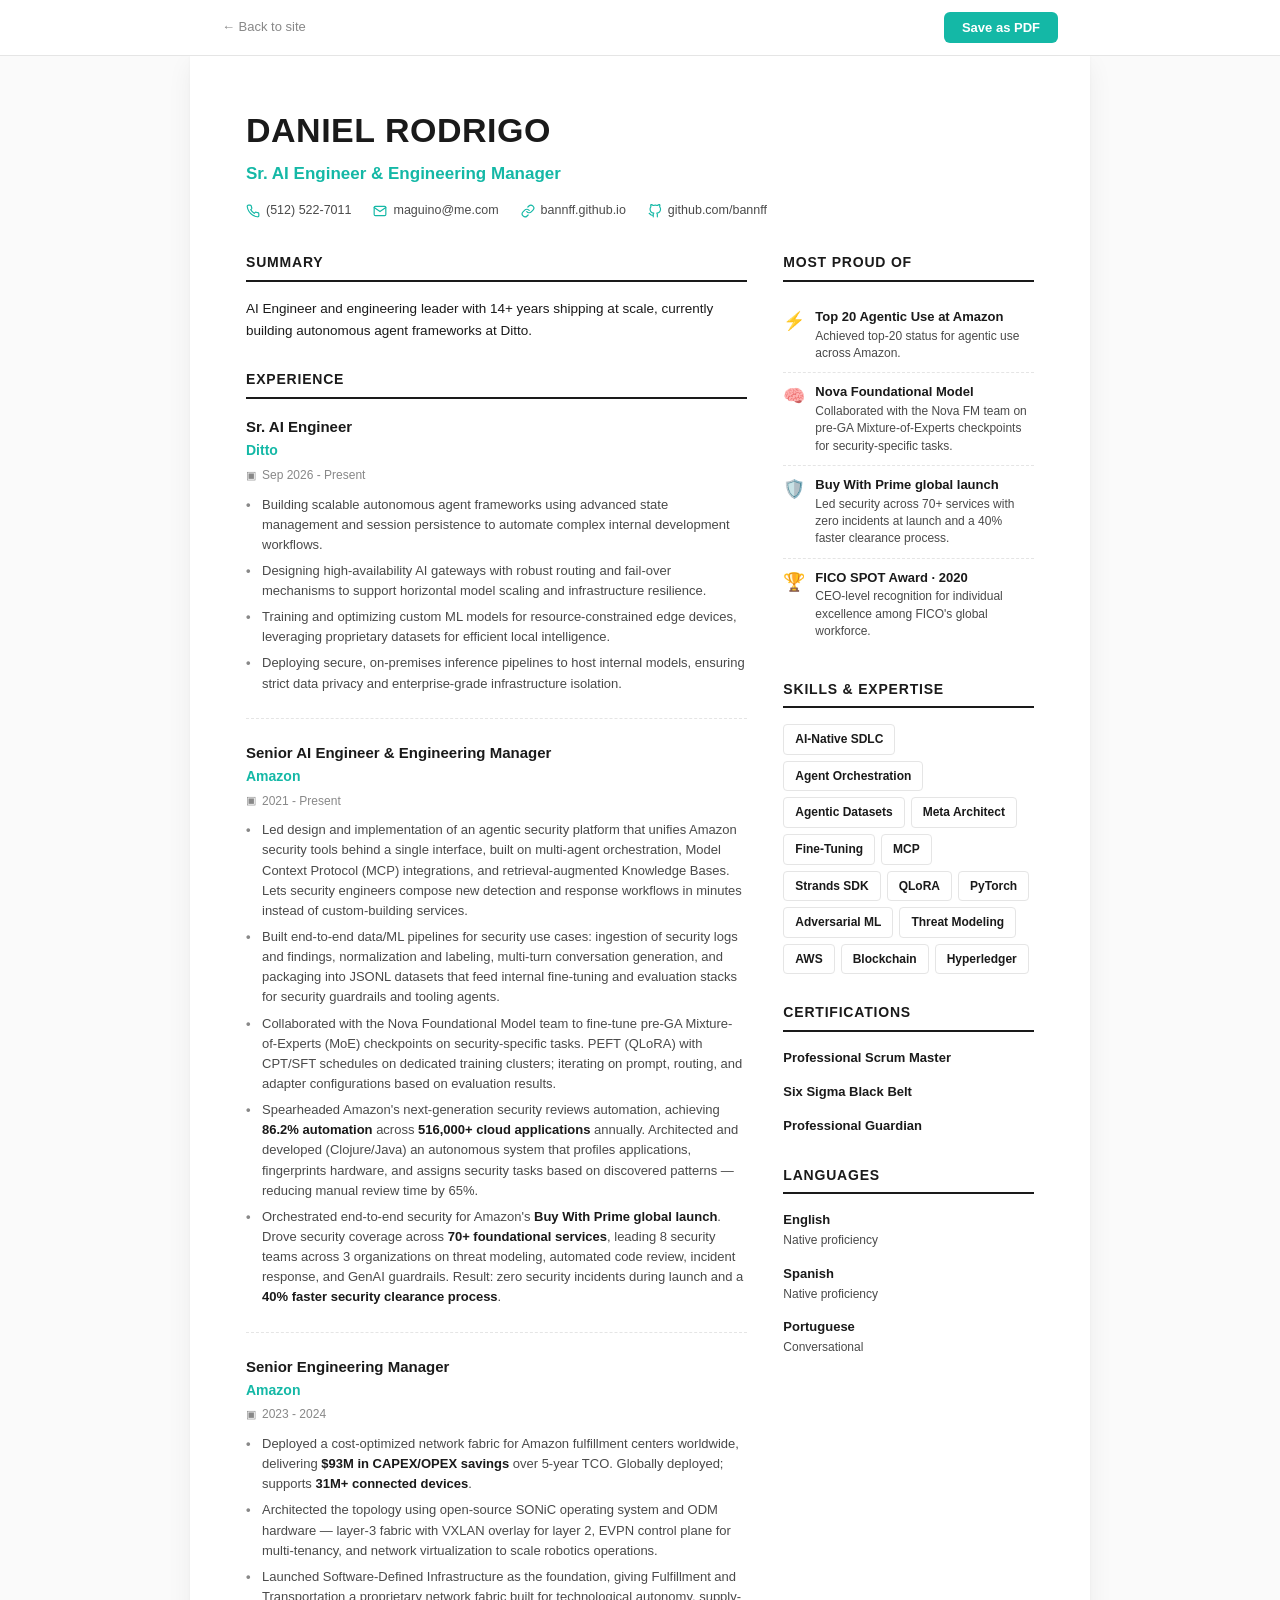
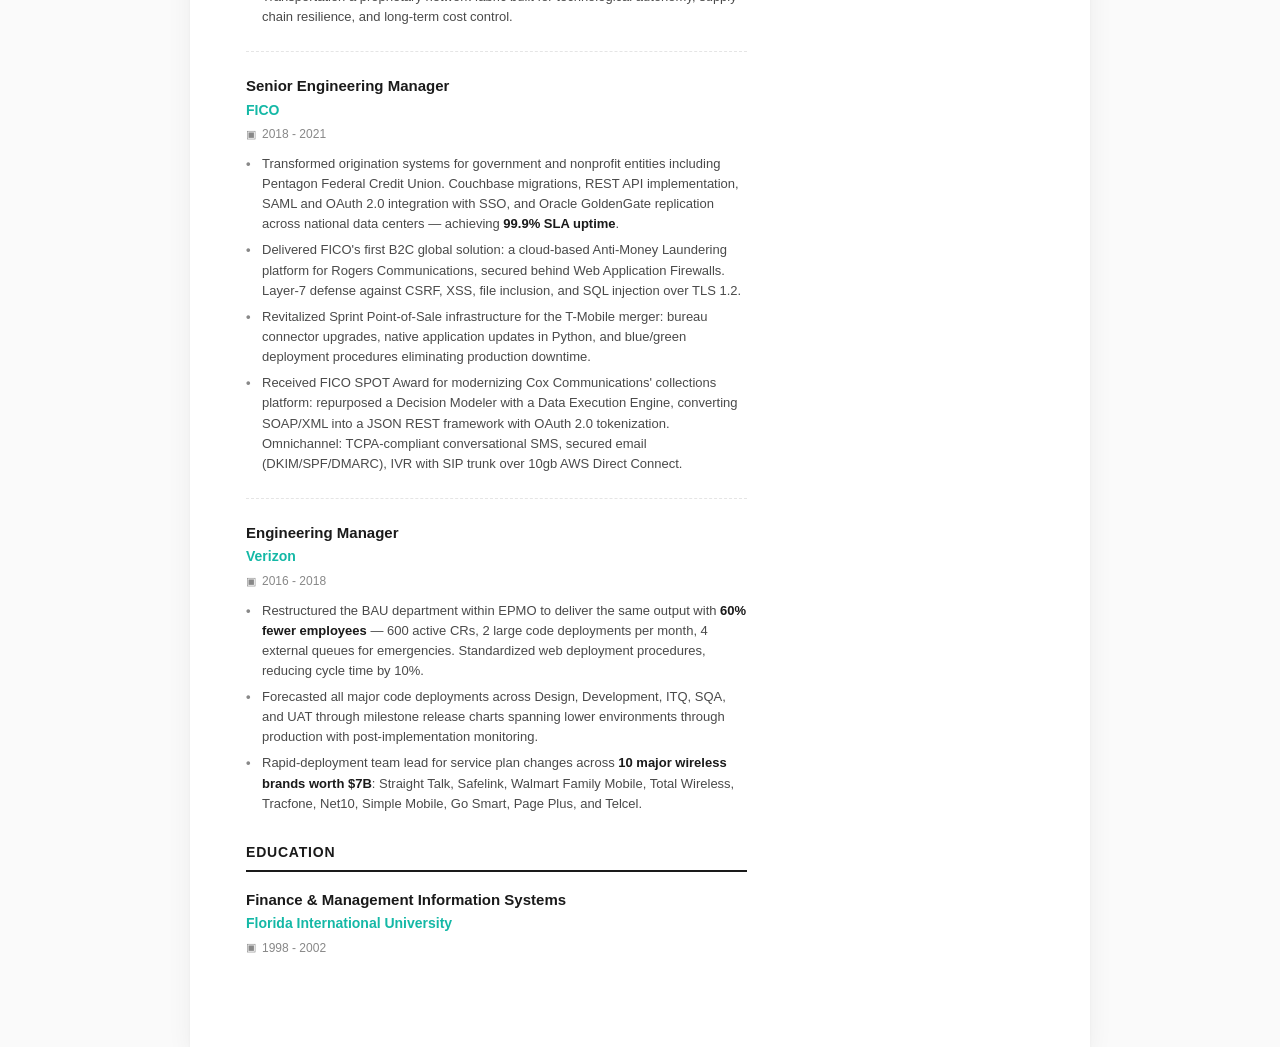
<file: resume.html>
<!DOCTYPE html>
<html lang="en">
<head>
  <meta charset="UTF-8" />
  <meta name="viewport" content="width=device-width, initial-scale=1.0" />
  <title>Daniel Rodrigo — Resume</title>
  <meta name="description" content="Resume of Daniel Rodrigo, Sr. AI Engineer at Ditto and Senior AI Engineer & Engineering Manager at Amazon. 14+ years of experience." />
  <link rel="icon" href="data:image/svg+xml,<svg xmlns=%22http://www.w3.org/2000/svg%22 viewBox=%220 0 100 100%22><text y=%22.9em%22 font-size=%2290%22>⚡</text></svg>" />
  <link rel="stylesheet" href="resume.css" />
</head>
<body class="resume-body">
  <nav class="resume-nav">
    <div class="resume-nav-inner">
      <a href="index.html" class="back-link">← Back to site</a>
      <button onclick="window.print()" class="print-btn">Save as PDF</button>
    </div>
  </nav>

  <main class="resume">
    <header class="resume-header">
      <h1>DANIEL RODRIGO</h1>
      <p class="resume-title">Sr. AI Engineer &amp; Engineering Manager</p>
      <div class="contact-row">
        <span class="contact-item">
          <svg viewBox="0 0 24 24" width="14" height="14" fill="none" stroke="currentColor" stroke-width="2" stroke-linecap="round" stroke-linejoin="round"><path d="M22 16.92v3a2 2 0 0 1-2.18 2 19.79 19.79 0 0 1-8.63-3.07 19.5 19.5 0 0 1-6-6 19.79 19.79 0 0 1-3.07-8.67A2 2 0 0 1 4.11 2h3a2 2 0 0 1 2 1.72 12.84 12.84 0 0 0 .7 2.81 2 2 0 0 1-.45 2.11L8.09 9.91a16 16 0 0 0 6 6l1.27-1.27a2 2 0 0 1 2.11-.45 12.84 12.84 0 0 0 2.81.7A2 2 0 0 1 22 16.92z"/></svg>
          (512) 522-7011
        </span>
        <span class="contact-item">
          <svg viewBox="0 0 24 24" width="14" height="14" fill="none" stroke="currentColor" stroke-width="2" stroke-linecap="round" stroke-linejoin="round"><path d="M4 4h16c1.1 0 2 .9 2 2v12c0 1.1-.9 2-2 2H4c-1.1 0-2-.9-2-2V6c0-1.1.9-2 2-2z"/><polyline points="22,6 12,13 2,6"/></svg>
          <a href="mailto:maguino@me.com">maguino@me.com</a>
        </span>
        <span class="contact-item">
          <svg viewBox="0 0 24 24" width="14" height="14" fill="none" stroke="currentColor" stroke-width="2" stroke-linecap="round" stroke-linejoin="round"><path d="M10 13a5 5 0 0 0 7.54.54l3-3a5 5 0 0 0-7.07-7.07l-1.72 1.71"/><path d="M14 11a5 5 0 0 0-7.54-.54l-3 3a5 5 0 0 0 7.07 7.07l1.71-1.71"/></svg>
          <a href="https://bannff.github.io" target="_blank" rel="noopener">bannff.github.io</a>
        </span>
        <span class="contact-item">
          <svg viewBox="0 0 24 24" width="14" height="14" fill="none" stroke="currentColor" stroke-width="2" stroke-linecap="round" stroke-linejoin="round"><path d="M9 19c-5 1.5-5-2.5-7-3m14 6v-3.87a3.37 3.37 0 0 0-.94-2.61c3.14-.35 6.44-1.54 6.44-7A5.44 5.44 0 0 0 20 4.77 5.07 5.07 0 0 0 19.91 1S18.73.65 16 2.48a13.38 13.38 0 0 0-7 0C6.27.65 5.09 1 5.09 1A5.07 5.07 0 0 0 5 4.77a5.44 5.44 0 0 0-1.5 3.78c0 5.42 3.3 6.61 6.44 7A3.37 3.37 0 0 0 9 18.13V22"/></svg>
          <a href="https://github.com/bannff" target="_blank" rel="noopener">github.com/bannff</a>
        </span>
      </div>
    </header>

    <div class="resume-grid">
      <div class="resume-main">
        <section class="resume-section">
          <h2>Summary</h2>
          <p class="summary">AI Engineer and engineering leader with 14+ years shipping at scale, currently building autonomous agent frameworks at Ditto.</p>
        </section>

        <section class="resume-section">
          <h2>Experience</h2>

          <article class="job">
            <h3 class="job-title">Sr. AI Engineer</h3>
            <p class="job-company">Ditto</p>
            <p class="job-dates"><span class="date-icon">▣</span> Sep 2026 - Present</p>
            <ul>
              <li>Building scalable autonomous agent frameworks using advanced state management and session persistence to automate complex internal development workflows.</li>
              <li>Designing high-availability AI gateways with robust routing and fail-over mechanisms to support horizontal model scaling and infrastructure resilience.</li>
              <li>Training and optimizing custom ML models for resource-constrained edge devices, leveraging proprietary datasets for efficient local intelligence.</li>
              <li>Deploying secure, on-premises inference pipelines to host internal models, ensuring strict data privacy and enterprise-grade infrastructure isolation.</li>
            </ul>
          </article>

          <article class="job">
            <h3 class="job-title">Senior AI Engineer &amp; Engineering Manager</h3>
            <p class="job-company">Amazon</p>
            <p class="job-dates"><span class="date-icon">▣</span> 2021 - Present</p>
            <ul>
              <li>Led design and implementation of an agentic security platform that unifies Amazon security tools behind a single interface, built on multi-agent orchestration, Model Context Protocol (MCP) integrations, and retrieval-augmented Knowledge Bases. Lets security engineers compose new detection and response workflows in minutes instead of custom-building services.</li>
              <li>Built end-to-end data/ML pipelines for security use cases: ingestion of security logs and findings, normalization and labeling, multi-turn conversation generation, and packaging into JSONL datasets that feed internal fine-tuning and evaluation stacks for security guardrails and tooling agents.</li>
              <li>Collaborated with the Nova Foundational Model team to fine-tune pre-GA Mixture-of-Experts (MoE) checkpoints on security-specific tasks. PEFT (QLoRA) with CPT/SFT schedules on dedicated training clusters; iterating on prompt, routing, and adapter configurations based on evaluation results.</li>
              <li>Spearheaded Amazon's next-generation security reviews automation, achieving <strong>86.2% automation</strong> across <strong>516,000+ cloud applications</strong> annually. Architected and developed (Clojure/Java) an autonomous system that profiles applications, fingerprints hardware, and assigns security tasks based on discovered patterns — reducing manual review time by 65%.</li>
              <li>Orchestrated end-to-end security for Amazon's <strong>Buy With Prime global launch</strong>. Drove security coverage across <strong>70+ foundational services</strong>, leading 8 security teams across 3 organizations on threat modeling, automated code review, incident response, and GenAI guardrails. Result: zero security incidents during launch and a <strong>40% faster security clearance process</strong>.</li>
            </ul>
          </article>

          <article class="job">
            <h3 class="job-title">Senior Engineering Manager</h3>
            <p class="job-company">Amazon</p>
            <p class="job-dates"><span class="date-icon">▣</span> 2023 - 2024</p>
            <ul>
              <li>Deployed a cost-optimized network fabric for Amazon fulfillment centers worldwide, delivering <strong>$93M in CAPEX/OPEX savings</strong> over 5-year TCO. Globally deployed; supports <strong>31M+ connected devices</strong>.</li>
              <li>Architected the topology using open-source SONiC operating system and ODM hardware — layer-3 fabric with VXLAN overlay for layer 2, EVPN control plane for multi-tenancy, and network virtualization to scale robotics operations.</li>
              <li>Launched Software-Defined Infrastructure as the foundation, giving Fulfillment and Transportation a proprietary network fabric built for technological autonomy, supply-chain resilience, and long-term cost control.</li>
            </ul>
          </article>

          <article class="job">
            <h3 class="job-title">Senior Engineering Manager</h3>
            <p class="job-company">FICO</p>
            <p class="job-dates"><span class="date-icon">▣</span> 2018 - 2021</p>
            <ul>
              <li>Transformed origination systems for government and nonprofit entities including Pentagon Federal Credit Union. Couchbase migrations, REST API implementation, SAML and OAuth 2.0 integration with SSO, and Oracle GoldenGate replication across national data centers — achieving <strong>99.9% SLA uptime</strong>.</li>
              <li>Delivered FICO's first B2C global solution: a cloud-based Anti-Money Laundering platform for Rogers Communications, secured behind Web Application Firewalls. Layer-7 defense against CSRF, XSS, file inclusion, and SQL injection over TLS 1.2.</li>
              <li>Revitalized Sprint Point-of-Sale infrastructure for the T-Mobile merger: bureau connector upgrades, native application updates in Python, and blue/green deployment procedures eliminating production downtime.</li>
              <li>Received FICO SPOT Award for modernizing Cox Communications' collections platform: repurposed a Decision Modeler with a Data Execution Engine, converting SOAP/XML into a JSON REST framework with OAuth 2.0 tokenization. Omnichannel: TCPA-compliant conversational SMS, secured email (DKIM/SPF/DMARC), IVR with SIP trunk over 10gb AWS Direct Connect.</li>
            </ul>
          </article>

          <article class="job">
            <h3 class="job-title">Engineering Manager</h3>
            <p class="job-company">Verizon</p>
            <p class="job-dates"><span class="date-icon">▣</span> 2016 - 2018</p>
            <ul>
              <li>Restructured the BAU department within EPMO to deliver the same output with <strong>60% fewer employees</strong> — 600 active CRs, 2 large code deployments per month, 4 external queues for emergencies. Standardized web deployment procedures, reducing cycle time by 10%.</li>
              <li>Forecasted all major code deployments across Design, Development, ITQ, SQA, and UAT through milestone release charts spanning lower environments through production with post-implementation monitoring.</li>
              <li>Rapid-deployment team lead for service plan changes across <strong>10 major wireless brands worth $7B</strong>: Straight Talk, Safelink, Walmart Family Mobile, Total Wireless, Tracfone, Net10, Simple Mobile, Go Smart, Page Plus, and Telcel.</li>
            </ul>
          </article>
        </section>

        <section class="resume-section">
          <h2>Education</h2>
          <article class="job">
            <h3 class="job-title">Finance &amp; Management Information Systems</h3>
            <p class="job-company">Florida International University</p>
            <p class="job-dates"><span class="date-icon">▣</span> 1998 - 2002</p>
          </article>
        </section>
      </div>

      <aside class="resume-aside">
        <section class="aside-section">
          <h2>Most Proud Of</h2>
          <div class="proud-item">
            <span class="proud-icon">⚡</span>
            <div>
              <h4>Top 20 Agentic Use at Amazon</h4>
              <p>Achieved top-20 status for agentic use across Amazon.</p>
            </div>
          </div>
          <div class="proud-item">
            <span class="proud-icon">🧠</span>
            <div>
              <h4>Nova Foundational Model</h4>
              <p>Collaborated with the Nova FM team on pre-GA Mixture-of-Experts checkpoints for security-specific tasks.</p>
            </div>
          </div>
          <div class="proud-item">
            <span class="proud-icon">🛡️</span>
            <div>
              <h4>Buy With Prime global launch</h4>
              <p>Led security across 70+ services with zero incidents at launch and a 40% faster clearance process.</p>
            </div>
          </div>
          <div class="proud-item">
            <span class="proud-icon">🏆</span>
            <div>
              <h4>FICO SPOT Award · 2020</h4>
              <p>CEO-level recognition for individual excellence among FICO's global workforce.</p>
            </div>
          </div>
        </section>

        <section class="aside-section">
          <h2>Skills &amp; Expertise</h2>
          <div class="pills">
            <span class="pill">AI-Native SDLC</span>
            <span class="pill">Agent Orchestration</span>
            <span class="pill">Agentic Datasets</span>
            <span class="pill">Meta Architect</span>
            <span class="pill">Fine-Tuning</span>
            <span class="pill">MCP</span>
            <span class="pill">Strands SDK</span>
            <span class="pill">QLoRA</span>
            <span class="pill">PyTorch</span>
            <span class="pill">Adversarial ML</span>
            <span class="pill">Threat Modeling</span>
            <span class="pill">AWS</span>
            <span class="pill">Blockchain</span>
            <span class="pill">Hyperledger</span>
          </div>
        </section>

        <section class="aside-section">
          <h2>Certifications</h2>
          <div class="aside-item">
            <h4>Professional Scrum Master</h4>
          </div>
          <div class="aside-item">
            <h4>Six Sigma Black Belt</h4>
          </div>
          <div class="aside-item">
            <h4>Professional Guardian</h4>
          </div>
        </section>

        <section class="aside-section">
          <h2>Languages</h2>
          <div class="aside-item">
            <h4>English</h4>
            <p>Native proficiency</p>
          </div>
          <div class="aside-item">
            <h4>Spanish</h4>
            <p>Native proficiency</p>
          </div>
          <div class="aside-item">
            <h4>Portuguese</h4>
            <p>Conversational</p>
          </div>
        </section>
      </aside>
    </div>
  </main>
</body>
</html>
</file>
<file: resume.css>
/* RESUME PAGE — trendy two-column light layout */

:root {
  --r-bg: #ffffff;
  --r-paper: #fafafa;
  --r-text: #1a1a1a;
  --r-text-soft: #4a4a4a;
  --r-text-muted: #888;
  --r-border: #e5e5e5;
  --r-accent: #14b8a6;
  --r-accent-soft: rgba(20, 184, 166, 0.08);
}

* { box-sizing: border-box; }

html, body {
  margin: 0;
  padding: 0;
  background: var(--r-paper);
  color: var(--r-text);
  font-family: -apple-system, BlinkMacSystemFont, "Segoe UI", "Helvetica Neue", Arial, sans-serif;
  line-height: 1.55;
  -webkit-font-smoothing: antialiased;
  font-size: 14px;
}

a { color: inherit; text-decoration: none; }

/* NAV */
.resume-nav {
  position: sticky;
  top: 0;
  z-index: 10;
  background: rgba(255, 255, 255, 0.92);
  backdrop-filter: blur(8px);
  -webkit-backdrop-filter: blur(8px);
  border-bottom: 1px solid var(--r-border);
  padding: 12px 0;
}

.resume-nav-inner {
  max-width: 900px;
  margin: 0 auto;
  padding: 0 32px;
  display: flex;
  justify-content: space-between;
  align-items: center;
}

.back-link {
  color: var(--r-text-muted);
  font-size: 13px;
  font-weight: 500;
  transition: color 0.15s ease;
}

.back-link:hover { color: var(--r-accent); }

.print-btn {
  font-size: 13px;
  font-weight: 600;
  padding: 8px 18px;
  background: var(--r-accent);
  color: white;
  border: none;
  border-radius: 6px;
  cursor: pointer;
  transition: background 0.15s ease, transform 0.15s ease;
}

.print-btn:hover {
  background: #0d9488;
  transform: translateY(-1px);
}

/* PAGE */
.resume {
  max-width: 900px;
  margin: 0 auto;
  padding: 48px 56px 80px;
  background: var(--r-bg);
  box-shadow: 0 1px 3px rgba(0,0,0,0.04), 0 8px 24px rgba(0,0,0,0.06);
}

/* HEADER */
.resume-header {
  margin-bottom: 32px;
  padding-bottom: 0;
}

.resume-header h1 {
  font-size: 34px;
  font-weight: 800;
  margin: 0 0 4px;
  color: var(--r-text);
  letter-spacing: 0.5px;
}

.resume-title {
  font-size: 17px;
  color: var(--r-accent);
  margin: 0 0 14px;
  font-weight: 600;
}

.contact-row {
  display: flex;
  flex-wrap: wrap;
  gap: 16px 22px;
  font-size: 12.5px;
  color: var(--r-text-soft);
}

.contact-item {
  display: inline-flex;
  align-items: center;
  gap: 6px;
}

.contact-item svg {
  color: var(--r-accent);
  flex-shrink: 0;
}

.contact-item a:hover { color: var(--r-accent); }

/* TWO-COLUMN BODY */
.resume-grid {
  display: grid;
  grid-template-columns: 2fr 1fr;
  gap: 36px;
}

/* SECTIONS */
.resume-section { margin-bottom: 28px; }
.resume-section:last-child { margin-bottom: 0; }

.summary {
  font-size: 13.5px;
  line-height: 1.6;
  color: var(--r-text);
  margin: 0;
}

.summary em {
  font-style: normal;
  color: var(--r-accent);
  font-weight: 700;
}

.resume-section > h2,
.aside-section > h2 {
  font-size: 14px;
  font-weight: 700;
  text-transform: uppercase;
  letter-spacing: 0.8px;
  color: var(--r-text);
  margin: 0 0 16px;
  padding-bottom: 6px;
  border-bottom: 2px solid var(--r-text);
}

/* LEFT — JOBS */
.job {
  margin-bottom: 22px;
  padding-bottom: 18px;
  border-bottom: 1px dashed var(--r-border);
  break-inside: avoid;
  page-break-inside: avoid;
}

.job:last-child {
  border-bottom: none;
  padding-bottom: 0;
  margin-bottom: 0;
}

.job-title {
  margin: 0 0 2px;
  font-size: 15px;
  font-weight: 700;
  color: var(--r-text);
}

.job-company {
  margin: 0 0 4px;
  font-size: 14px;
  color: var(--r-accent);
  font-weight: 700;
}

.job-dates {
  margin: 0 0 10px;
  font-size: 12px;
  color: var(--r-text-muted);
  font-weight: 500;
  display: flex;
  align-items: center;
  gap: 6px;
}

.date-icon {
  font-size: 11px;
  color: var(--r-text-muted);
}

.job ul {
  list-style: none;
  padding: 0;
  margin: 0;
}

.job ul li {
  position: relative;
  padding-left: 16px;
  margin-bottom: 6px;
  font-size: 13px;
  line-height: 1.55;
  color: var(--r-text-soft);
}

.job ul li::before {
  content: "•";
  position: absolute;
  left: 0;
  top: 0;
  color: var(--r-text-muted);
  font-weight: 700;
}

.job ul li strong {
  color: var(--r-text);
  font-weight: 700;
}

/* RIGHT — ASIDE */
.aside-section { margin-bottom: 28px; }
.aside-section:last-child { margin-bottom: 0; }

.proud-item {
  display: flex;
  gap: 10px;
  padding: 10px 0;
  border-bottom: 1px dashed var(--r-border);
}

.proud-item:last-child { border-bottom: none; }

.proud-icon {
  font-size: 18px;
  flex-shrink: 0;
  color: var(--r-accent);
  width: 22px;
  text-align: center;
}

.proud-item h4 {
  margin: 0 0 2px;
  font-size: 13px;
  font-weight: 700;
  color: var(--r-text);
  line-height: 1.35;
}

.proud-item p {
  margin: 0;
  font-size: 12px;
  color: var(--r-text-soft);
  line-height: 1.45;
}

.pills {
  display: flex;
  flex-wrap: wrap;
  gap: 6px;
}

.pill {
  display: inline-block;
  padding: 5px 11px;
  font-size: 12px;
  font-weight: 600;
  color: var(--r-text);
  background: var(--r-bg);
  border: 1px solid var(--r-border);
  border-radius: 4px;
}

.aside-item {
  margin-bottom: 14px;
}

.aside-item:last-child { margin-bottom: 0; }

.aside-item h4 {
  margin: 0 0 2px;
  font-size: 13px;
  font-weight: 700;
  color: var(--r-text);
}

.aside-item p {
  margin: 0;
  font-size: 12px;
  color: var(--r-text-soft);
  line-height: 1.45;
}

.aside-link {
  color: var(--r-accent) !important;
  font-weight: 600;
}

.aside-item a {
  color: var(--r-accent);
  text-decoration: underline;
  font-weight: 600;
}

/* RESPONSIVE */
@media (max-width: 720px) {
  .resume {
    padding: 28px 22px 60px;
    box-shadow: none;
  }
  .resume-header h1 { font-size: 26px; }
  .resume-grid { grid-template-columns: 1fr; gap: 24px; }
  .resume-nav-inner { padding: 0 20px; }
  .contact-row { gap: 8px 16px; font-size: 12px; }
}

/* PRINT — produces a clean letter-sized PDF when user hits Cmd+P */
@media print {
  @page {
    size: letter;
    margin: 0.35in;
  }

  html, body {
    background: white !important;
    font-size: 10pt;
  }

  .resume-nav { display: none !important; }

  .resume {
    max-width: 100% !important;
    padding: 0 !important;
    margin: 0 !important;
    box-shadow: none !important;
  }

  .resume-header h1 { font-size: 22pt !important; }
  .resume-title { font-size: 11pt !important; }
  .contact-row { font-size: 8.5pt !important; gap: 10px 16px !important; }

  .resume-section > h2,
  .aside-section > h2 {
    font-size: 9.5pt !important;
    margin-bottom: 10px !important;
  }

  .job-title { font-size: 10.5pt !important; }
  .job-company { font-size: 10pt !important; }
  .job-dates { font-size: 8.5pt !important; }
  .job ul li { font-size: 8.5pt !important; line-height: 1.34 !important; }
  .summary { font-size: 9.5pt !important; line-height: 1.5 !important; }

  .resume-section { margin-bottom: 18px !important; }
  .aside-section { margin-bottom: 18px !important; }
  .job { margin-bottom: 13px !important; }
  .job ul { margin-top: 4px !important; }

  .proud-item h4,
  .aside-item h4,
  .pill { font-size: 8.5pt !important; }

  .proud-item p,
  .aside-item p { font-size: 8pt !important; }

  .job {
    break-inside: auto;
  }

  /* keep a heading glued to its first bullet, but let long roles flow across pages */
  .job-title,
  .job-company,
  .job-dates,
  .resume-section > h2,
  .aside-section > h2 {
    break-after: avoid;
  }

  .job ul li {
    break-inside: avoid;
  }

  .resume-grid { gap: 24px !important; }
}
</file>
